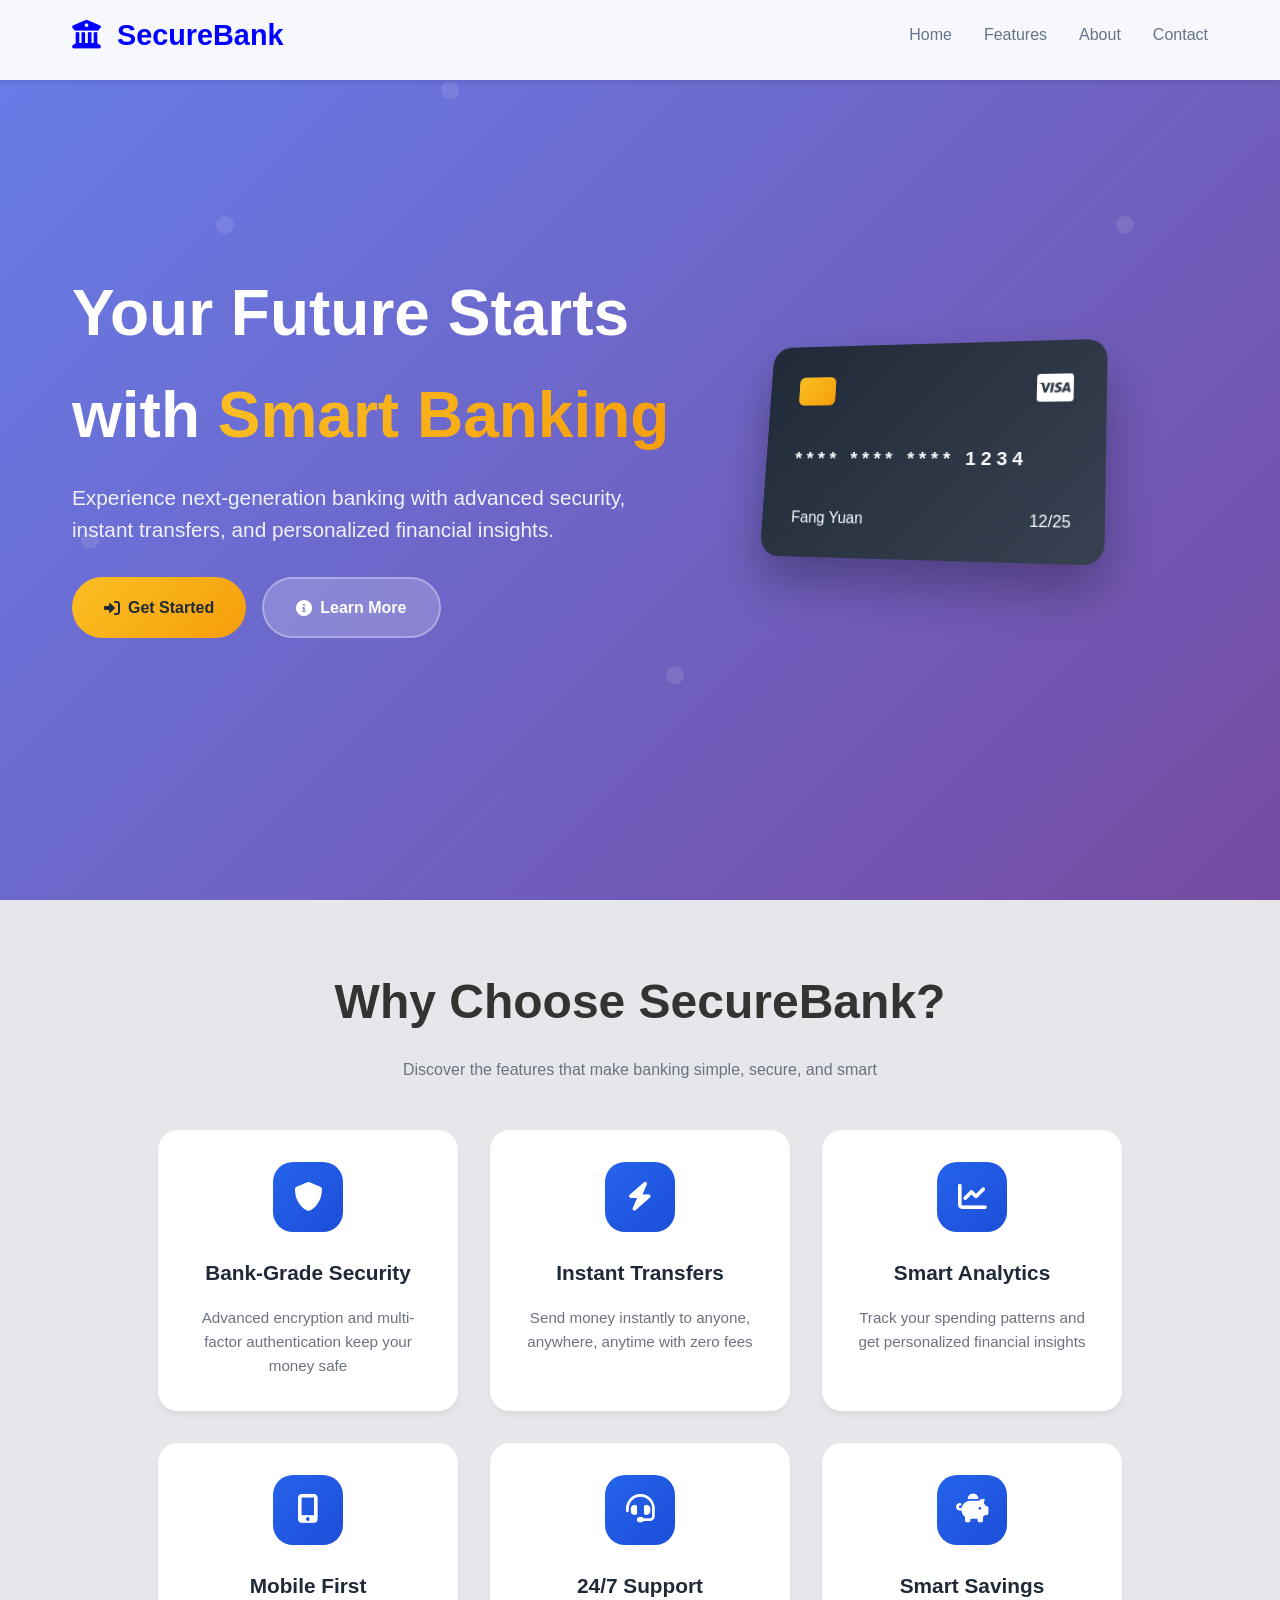
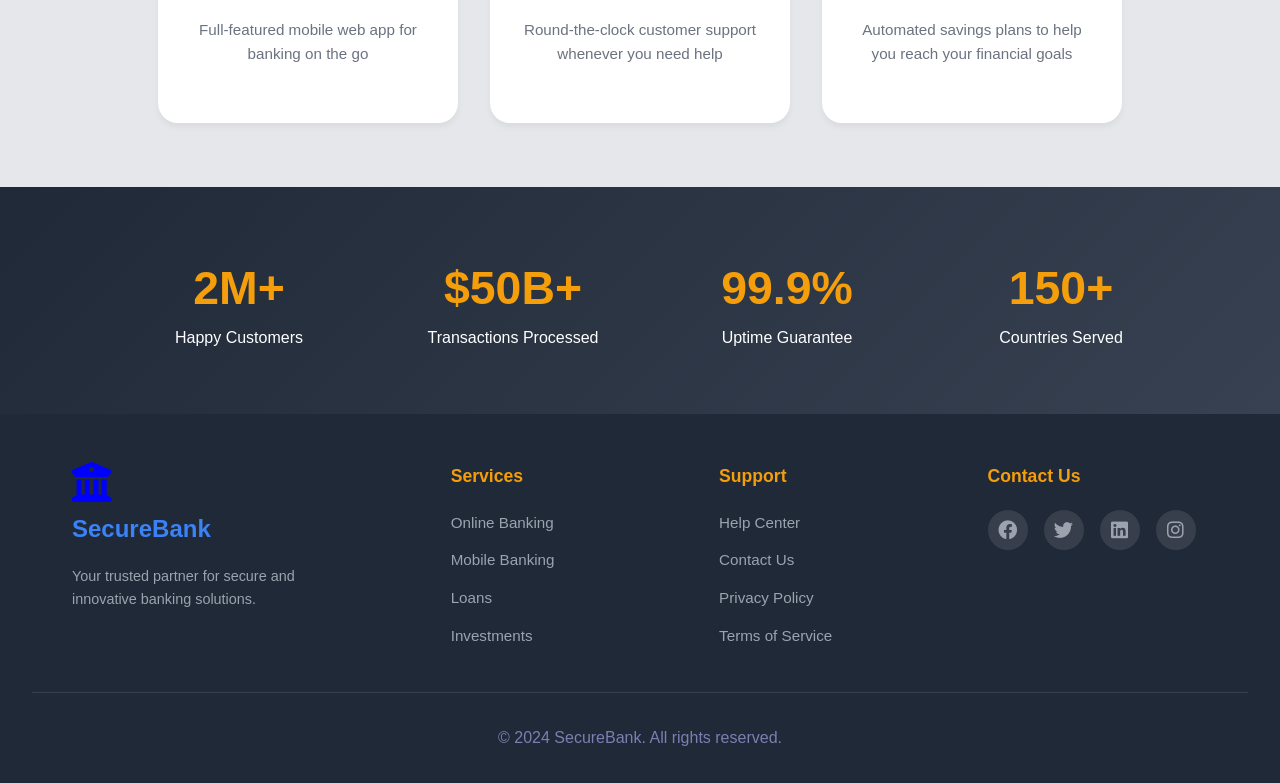
<file: index.html>
<!DOCTYPE html>
<html lang="en">
<head>
    <meta charset="UTF-8">
    <meta name="viewport" content="width=device-width, initial-scale=1.0">
    <link rel="stylesheet" href="css/styles.css">
    <meta name="author" content="Gaurab Aryal">
    <title>SecureBank</title>
    <link rel="icon" type="image/x-icon" href="favicon.ico">
    <link href="https://cdnjs.cloudflare.com/ajax/libs/font-awesome/6.0.0/css/all.min.css" rel="stylesheet">
</head>
<body>
  
    <nav class="navbar">
         <div class="nav-container">
             <div class="nav-brand">
                <i class="fas fa-university"></i>
                <span>SecureBank</span>
                </div>
            <div class="nav-menu" id="navilnks">
                <a href="#home" class="nav-link">Home</a>
                <a href="#features" class="nav-link">Features</a>
                <a href="#about" class="nav-link">About</a>
                <a href="#contact" class="nav-link">Contact</a>
            </div>
            <div class="hamburger">
                <span> </span>
                <span> </span>
                <span> </span>
            </div>
         </div>
    </nav>


     <section id="home" class="hero-section">
        <div class="hero-container">
            <div class="hero-content">
              <h1 class="hero-title">
                    Your Future Starts with 
                    <span class="gradient-text">Smart Banking</span>
                </h1>
                 <p class="hero-description">
                    Experience next-generation banking with advanced security, 
                    instant transfers, and personalized financial insights.
                </p>
                <div class="hero-button">
                    <a href="pages/login.html" class="btn btn-primary">
                         <i class="fas fa-sign-in-alt"></i>
                        Get Started
                    </a>
                    <a href="#features" class="btn btn-secondary">
                         <i class="fas fa-info-circle"></i>
                        Learn More
                    </a>
                </div>
            </div>
         <div class="hero-image">
                <div class="hero-card">
                    <div class="card-header">
                        <div class="card-chip"></div>
                        <i class="fab fa-cc-visa"></i>
                    </div>
                    <div class="card-number">**** **** **** 1234</div>
                    <div class="card-info">
                        <div class="card-holder">Fang Yuan</div>
                        <div class="card-expiry">12/25</div>
                    </div>
                </div>
            </div>
           
        </div>
    </section>

     <section id="features" class="features">
        <div class="features-container">
            <div class="features-header">
                <h2>Why Choose SecureBank?</h2>
                <p>Discover the features that make banking simple, secure, and smart</p>
            </div>
            <div class="features-grid">
                <div class="feature-card">
                    <div class="feature-icon">
                        <i class="fas fa-shield-alt"></i>
                    </div>
                    <h3>Bank-Grade Security</h3>
                    <p>Advanced encryption and multi-factor authentication keep your money safe</p>
                </div>
                <div class="feature-card">
                    <div class="feature-icon">
                        <i class="fas fa-bolt"></i>
                    </div>
                    <h3>Instant Transfers</h3>
                    <p>Send money instantly to anyone, anywhere, anytime with zero fees</p>
                </div>
                <div class="feature-card">
                    <div class="feature-icon">
                        <i class="fas fa-chart-line"></i>
                    </div>
                    <h3>Smart Analytics</h3>
                    <p>Track your spending patterns and get personalized financial insights</p>
                </div>
                <div class="feature-card">
                    <div class="feature-icon">
                        <i class="fas fa-mobile-alt"></i>
                    </div>
                    <h3>Mobile First</h3>
                    <p>Full-featured mobile web app for banking on the go</p>
                </div>
                <div class="feature-card">
                    <div class="feature-icon">
                        <i class="fas fa-headset"></i>
                    </div>
                    <h3>24/7 Support</h3>
                    <p>Round-the-clock customer support whenever you need help</p>
                </div>
                <div class="feature-card">
                    <div class="feature-icon">
                        <i class="fas fa-piggy-bank"></i>
                    </div>
                    <h3>Smart Savings</h3>
                    <p>Automated savings plans to help you reach your financial goals</p>
                </div>
            </div>
        </div>
    </section>

    <section id="about" class="about-section">
            <div class="about-grid">
                <div class="stat-item">
                    <div class="stat-number">2M+</div>
                    <div class="stat-label">Happy Customers</div>
                </div>
                <div class="stat-item">
                    <div class="stat-number">$50B+</div>
                    <div class="stat-label">Transactions Processed</div>
                </div>
                <div class="stat-item">
                    <div class="stat-number">99.9%</div>
                    <div class="stat-label">Uptime Guarantee</div>
                </div>
                <div class="stat-item">
                    <div class="stat-number">150+</div>
                    <div class="stat-label">Countries Served</div>
                </div>
            </div>
    </section>

    <footer class="footer" id="contact">
        <div class="footer-container">
            <div class="footer-content">
                <div class="footer-bank">
                    <i class="fas fa-university"></i>
                    <span>SecureBank</span>
<p>Your trusted partner for secure and innovative banking solutions.</p>                </div>
                <div class="footer-services">
                    <h4>Services</h4>
                    <ul>
                        <li><a href="#">Online Banking</a></li>
                        <li><a href="#">Mobile Banking</a></li>
                        <li><a href="#">Loans</a></li>
                        <li><a href="#">Investments</a></li>
                    </ul>
                </div>
                <div class="footer-support">
                    <h4>Support</h4>
                    <ul>
                        <li><a href="#">Help Center</a></li>
                        <li><a href="#">Contact Us</a></li>
                        <li><a href="#">Privacy Policy</a></li>
                        <li><a href="#">Terms of Service</a></li>
                    </ul>
                </div>
                <div class="footer-contact">
                    <h4>Contact Us</h4>
                    <div class="footer-items">
                         <a href="#"><i class="fab fa-facebook"></i></a>
                        <a href="#"><i class="fab fa-twitter"></i></a>
                        <a href="#"><i class="fab fa-linkedin"></i></a>
                        <a href="#"><i class="fab fa-instagram"></i></a>
                    </div>
            </div>
            </div>
        </div>
        <div class="footer-line"></div>
        <div class="footer-bottom">
                <p>&copy; 2024 SecureBank. All rights reserved.</p>
            </div>
    </footer>
<script src="js/main.js"></script>
</body>
</html>
</file>
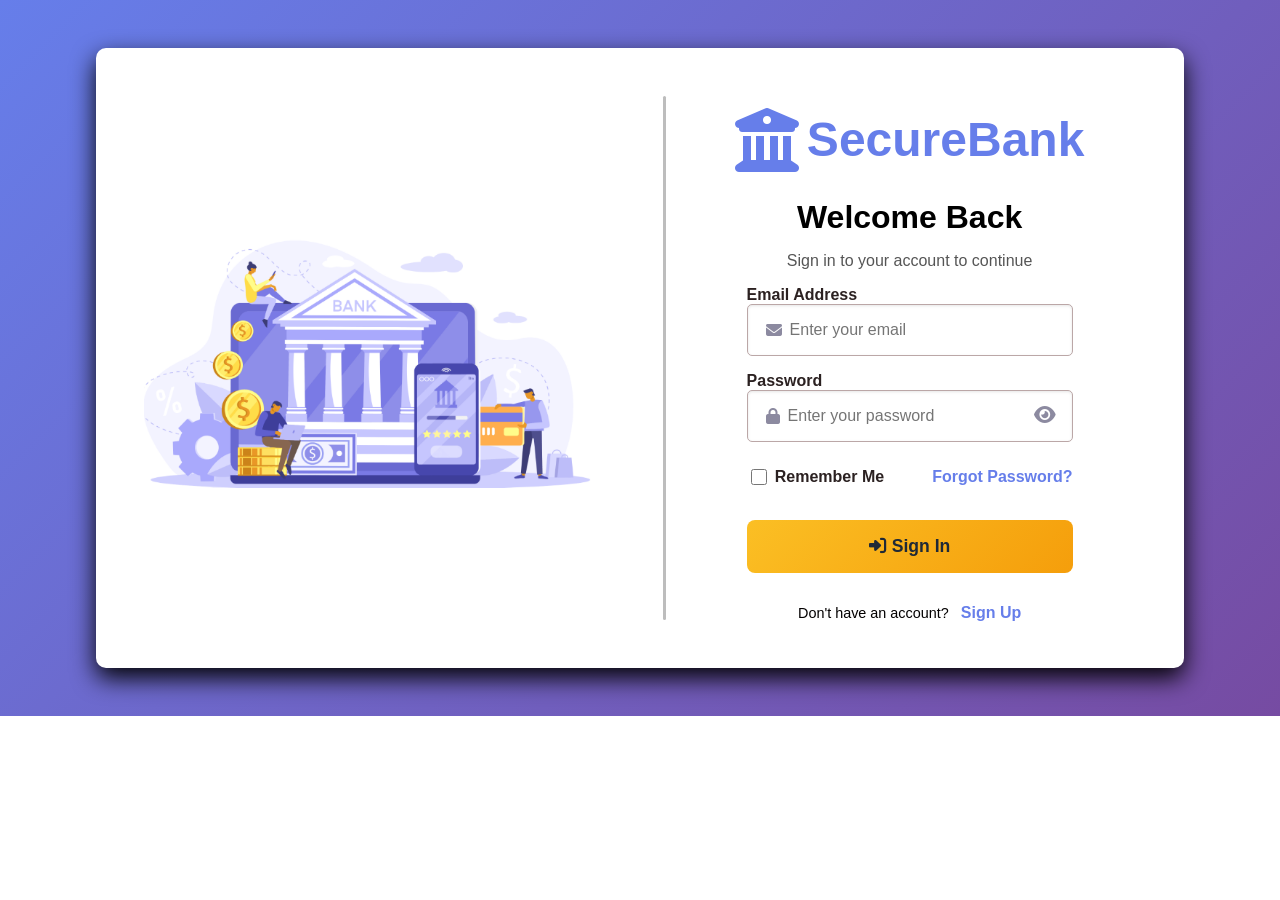
<file: pages/login.html>
<!DOCTYPE html>
<html lang="en">

<head>
    <meta charset="UTF-8">
    <meta name="viewport" content="width=device-width, initial-scale=1.0">
    <link rel="stylesheet" href="../css/login.css">
    <meta name="author" content="Gaurab Aryal">
    <title>SecureBank</title>
    <link rel="icon" type="image/x-icon" href="favicon.ico">
    <link rel="stylesheet" href="https://cdnjs.cloudflare.com/ajax/libs/font-awesome/6.5.0/css/all.min.css" />

</head>

<body>

    <div class="login-container">
        <div class="login-grid">
            <div class="login-image">
                <img src="../images/login-page.png" alt="Login Image" class="image">
            </div>
            <div class="login-border">
                <div class="login-border-inner"></div>
            </div>
            <div class="login-content">
                <div class="login-header">
                    <div class="login-brand">
                        <i class="fas fa-university"></i>
                        <h1> SecureBank</h1>
                    </div>
                    <h2>Welcome Back</h2>
                    <p>Sign in to your account to continue</p>
                </div>
                <form class="login-form" id="login-form" action="../php/auth.php" method="POST" name="login-form">
                    <div class="login-group">
                        <label for="email">Email Address</label>
                        <div class="login-input">
                            <i class="fas fa-envelope"></i>
                            <input type="email" id="email" name="email" placeholder="Enter your email" required>
                        </div>
                    </div>

                    <div class="login-group">
                        <label for="password">Password</label>
                        <div class="login-input">
                            <i class="fas fa-lock"></i>
                            <input type="password" id="password" name="password" placeholder="Enter your password"
                                required>
                            <button type="button" class="toggle-password">
                                <i class="fas fa-eye"></i>
                            </button>
                        </div>
                    </div>

                    <div class="login-option">
                        <div class="remember-me">
                            <input type="checkbox" id="remember-me" name="remember-me">
                            <label for="remember-me">Remember Me</label>
                        </div>
                        <a href="#" class="forgot-password">Forgot Password?</a>
                    </div>

                    <button type="submit" class="btn btn-login" name="login" id="default-table-create-user">
                        <i class="fas fa-sign-in-alt"></i>
                        Sign In
                    </button>
                </form>

                <div class="login-footer">
                    <p>Don't have an account?
                        <a href="../pages/signup.html">Sign Up
                        </a>
                    </p>
                </div>
            </div>
        </div>
    </div>

    <script src="../js/login.js"></script>
</body>

</html>
</file>
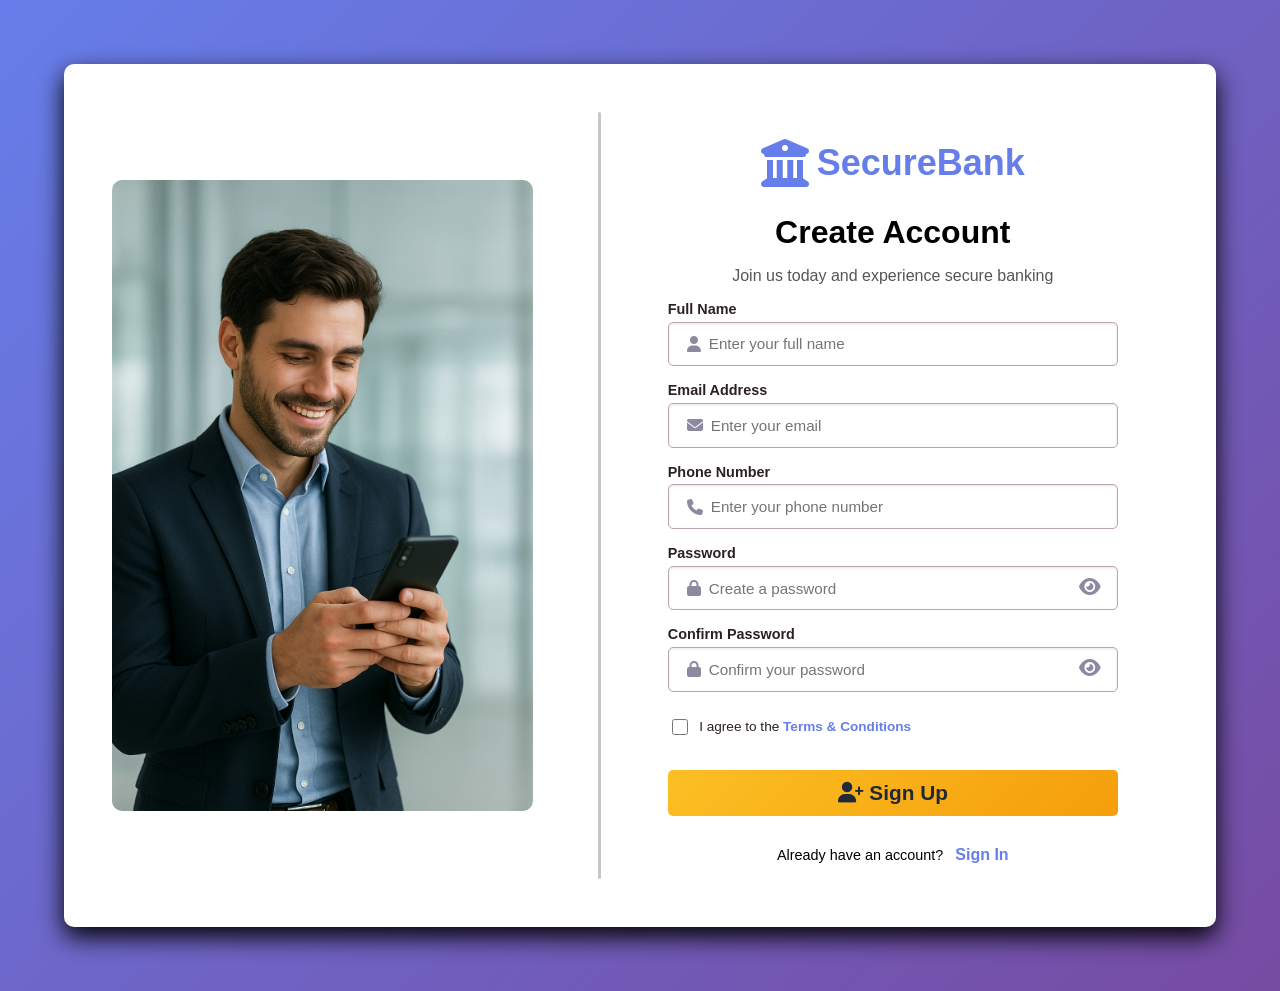
<file: pages/signup.html>
<!DOCTYPE html>
<html lang="en">

<head>
    <meta charset="UTF-8">
    <meta name="viewport" content="width=device-width, initial-scale=1.0">
    <link rel="stylesheet" href="../css/signup.css">
    <meta name="author" content="Gaurab Aryal">
    <title>SecureBank - Sign Up</title>
    <link rel="icon" type="image/x-icon" href="favicon.ico">
    <link rel="stylesheet" href="https://cdnjs.cloudflare.com/ajax/libs/font-awesome/6.5.0/css/all.min.css" />

</head>

<body>

    <section class="signup-container" id="signup-container">
        <div class="signup-grid">
            <div class="signup-image">
                <img src="../images/l.png" alt="Signup Image" class="image">
            </div>
            <div class="signup-border">
                <div class="signup-border-inner"></div>
            </div>
            <div class="signup-content">
                <div class="signup-header">
                    <div class="signup-brand">
                        <i class="fas fa-university"></i>
                        <h1> SecureBank</h1>
                    </div>
                    <h2>Create Account</h2>
                    <p>Join us today and experience secure banking</p>
                </div>
                <form class="signup-form" id="signup-form" action="../php/auth.php" method="POST">
                    <div class="signup-group">
                        <label for="fullname">Full Name</label>
                        <div class="signup-input">
                            <i class="fas fa-user"></i>
                            <input type="text" id="fullname" name="name" placeholder="Enter your full name" required>
                        </div>
                    </div>

                    <div class="signup-group">
                        <label for="email">Email Address</label>
                        <div class="signup-input">
                            <i class="fas fa-envelope"></i>
                            <input type="email" id="email" name="sign-email" placeholder="Enter your email" required>
                        </div>
                    </div>

                    <div class="signup-group">
                        <label for="phone">Phone Number</label>
                        <div class="signup-input">
                            <i class="fas fa-phone"></i>
                            <input type="tel" id="phone" name="number" placeholder="Enter your phone number" required>
                        </div>
                    </div>

                    <div class="signup-group">
                        <label for="password">Password</label>
                        <div class="signup-input">
                            <i class="fas fa-lock"></i>
                            <input type="password" id="password" name="login_password" placeholder="Create a password"
                                required>
                            <button type="button" class="toggle-password" data-target="password">
                                <i class="fas fa-eye"></i>
                            </button>
                        </div>
                    </div>

                    <div class="signup-group">
                        <label for="confirm-password">Confirm Password</label>
                        <div class="signup-input">
                            <i class="fas fa-lock"></i>
                            <input type="password" id="confirm-password" name="con-pass"
                                placeholder="Confirm your password" required>
                            <button type="button" class="toggle-password" data-target="confirm-password">
                                <i class="fas fa-eye"></i>
                            </button>
                        </div>
                    </div>

                    <div class="signup-option">
                        <div class="terms-agree">
                            <input type="checkbox" id="terms" name="terms" required>
                            <label for="terms">I agree to the <a href="#">Terms & Conditions</a></label>
                        </div>
                    </div>

                    <button type="submit" class="btn btn-signup" name="signup">
                        <i class="fas fa-user-plus"></i>
                        Sign Up
                    </button>
                </form>

                <div class="signup-footer">
                    <p>Already have an account?
                        <a href="../pages/login.html">Sign In
                        </a>
                    </p>
                </div>
            </div>
        </div>
    </section>

    <script src="../js/signup.js">

    </script>
</body>

</html>
</file>
<file: css/styles.css>
/* Reset and Base Styles */
:root{
    --primary-color: orange;
    --secondary-color: #284188;
    --background-color:  #1f263a;
    
    --text-color: #9599b4;
    --font-family: 'Inter', -apple-system, BlinkMacSystemFont, 'Segoe UI', Roboto, sans-serif;
}

* {
    margin: 0;
    padding: 0;
    box-sizing: border-box;
}

body {
    font-family: 'Inter', -apple-system, BlinkMacSystemFont, 'Segoe UI', Roboto, sans-serif;
    line-height: 1.6;
    color: #333;
    overflow-x: hidden;
}


/* Navigation */

.navbar {
    width: 100%;
    top: 0;
    position: fixed;
    background: rgba(255, 255, 255, 0.95);
    box-shadow: 0 2px 5px rgba(0, 0, 0, 0.1);
    z-index: 1000;
    height: 80px;
}

.nav-container{
    max-width: 1200px;
    width: 100%;
    padding: 0 2rem;
    margin: 0 auto;
    display: flex;
    justify-content: space-between;
    align-items: center;
    height: 70px;
}

.nav-brand{
    font-size: 1.5rem;
    font-weight: bold;
    color: blue;
    text-decoration: none;
    margin-right: 0.5rem;
    font-size: 1.8rem;
}

.fas.fa-university{
    color: blue;
    margin-right: 0.5rem;
}

.nav-menu {
    display: flex;
    align-items: center;
    gap: 2rem;
}

.nav-link {
    text-decoration: none;
    color: #64748b;
    font-weight: 500;
    transition: color 0.3s ease;
    position: relative;
}

.nav-link:hover {
    color: #1e40af;
}

.nav-link::after {
    content: '';
    position: absolute;
    bottom: -5px;
    left: 0;
    width: 0;
    height: 2px;
    background: #2563eb;
    transition: width 0.3s ease;
}

.nav-link:hover::after {
    width: 100%;
}

.hamburger {
    display: none;
    flex-direction: column;
    cursor: pointer;
    gap: 5px;
}

.hamburger span {
    width: 25px;
    height: 3px;
    background: #1e40af;
    border-radius: 3px;
    transition: all 0.3s ease;
}

.hamburger.active span:nth-child(1) {
    transform: rotate(45deg) translate(8px, 8px);
}

.hamburger.active span:nth-child(2) {
    opacity: 0;
}

.hamburger.active span:nth-child(3) {
    transform: rotate(-45deg) translate(7px, -7px);
}

/* HERO SECTION */
.hero-section {
    height: 100vh;
    background: linear-gradient(135deg, #667eea 0%, #764ba2 100%);
    display: flex;
    align-items: center;
    overflow: hidden;
    position: relative;
}

.hero-section::before {
    content: '';
    position: absolute;
    top: 0;
    left: 0;
    right: 0;
    bottom: 0;
    background: url('data:image/svg+xml,<svg xmlns="http://www.w3.org/2000/svg" viewBox="0 0 100 100"><defs><pattern id="grain" width="100" height="100" patternUnits="userSpaceOnUse"><circle cx="25" cy="25" r="1" fill="white" opacity="0.1"/><circle cx="75" cy="75" r="1" fill="white" opacity="0.1"/><circle cx="50" cy="10" r="1" fill="white" opacity="0.1"/><circle cx="10" cy="60" r="1" fill="white" opacity="0.1"/><circle cx="90" cy="40" r="1" fill="white" opacity="0.1"/></pattern></defs><rect width="100" height="100" fill="url(%23grain)"/></svg>');
    pointer-events: none;
}

.hero-container {
    max-width: 1200px;
    width: 100%;
    margin: 0 auto;
    padding: 0 2rem;
    gap: 2rem;
    display: flex;
    align-items: center;
    position: relative;
    z-index: 1;
}

.hero-content {
    color: white;
    max-width: 600px;
}

.hero-title {
    font-size: 4rem;
    font-weight: bold;
    margin-bottom: 1rem;
}

.gradient-text {
    background: linear-gradient(135deg, #fbbf24, #f59e0b);
    -webkit-background-clip: text;
    -webkit-text-fill-color: transparent;
    background-clip: text;
}

.hero-description {
    font-size: 1.3rem;
    line-height: 1.5;
    color: rgba(255, 255, 255, 0.9);

}

.hero-button {
    padding-top: 2rem;
    display: flex;
    gap: 1rem;
    flex-wrap: wrap;
}

.btn {
    display: inline-flex;
    align-items: center;
    gap: 0.5rem;
    padding: 1rem 2rem;
    border-radius: 50px;
    text-decoration: none;
    font-weight: 600;
    transition: all 0.3s ease;
    border: none;
    cursor: pointer;
    font-size: 1rem;
}

.btn:focus {
    outline: 2px solid #f59e0b;
    outline-offset: 2px;
}


.btn-primary {
     background: linear-gradient(135deg, #fbbf24, #f59e0b);
    color: #1f2937;

}

.btn-primary:hover {
     transform: translateY(-3px);
    box-shadow: 0 15px 35px rgba(251, 191, 36, 0.4);
}

.btn-secondary {
    background: rgba(255, 255, 255, 0.2);
    color: #ffffff;
    border: 2px solid rgba(255, 255, 255, 0.3);
}

.btn-secondary:hover {
    background: rgba(255, 255, 255, 0.3);
    border-color: rgba(255, 255, 255, 0.6);
    transform: translateY(-3px);
    box-shadow: 0 15px 35px rgba(255, 255, 255, 0.2);
}

.hero-image {
    display: flex;
    justify-content: center;
    align-items: center;
}

.hero-card {
    margin-left: 50px;
    width: 350px;
    height: 220px;
    background: linear-gradient(135deg, #1f2937, #374151);
    border-radius: 20px;
    padding: 2rem;
    color: white;
    position: relative;
    box-shadow: 0 25px 50px rgba(0, 0, 0, 0.3);
    transition: transform 0.3s ease;
    transform: perspective(1000px) rotateY(-15deg) rotateX(10deg);
}

.hero-card:hover {
    transform: perspective(1000px) rotateY(-10deg) rotateX(5deg);
}

.card-header {
    display: flex;
    justify-content: space-between;
    align-items: center;
}

.card-chip {
      width: 40px;
    height: 30px;
    background: linear-gradient(135deg, #fbbf24, #f59e0b);
    border-radius: 6px;
}

.card-header i{
    font-size: 2rem;
}

.card-number {
    font-size: 1.2rem;
    font-weight: bold;
    color: white;
    letter-spacing: 5px;
    margin: 0 auto;
    margin-top: 2.5rem;
    text-decoration: dashed;
}

.card-info {
    display: flex;
    justify-content: space-between;
    align-items: center;
    margin: 2rem 0 0 0;
}

.features {
    background-color: #e5e7eb;
    padding: 4rem 0;
}

.features-container {
    max-width: 1200px;
    width: 100%;
    margin: 0 auto;
    padding: 0 2rem;
    text-align: center;
}

.features-header h2 {
    font-size: 3rem;
    margin-bottom: 1rem;
}

.features-header p {
    font-size: 1rem;
    color: #6b7280;
    margin-bottom: 3rem;
}

.features-grid {
    display: flex;
    gap: 2rem;
    justify-content: center;
    flex-wrap: wrap;
}

.feature-card {
    width: 300px;
    background: white;
    border-radius: 20px;
    padding: 2rem;
    min-height: 280px;
    transition: all 0.3s ease;
    box-shadow: 0 4px 6px rgba(0, 0, 0, 0.05);
}

.feature-card:hover {
    box-shadow: 0 20px 40px rgba(102, 126, 234, 0.15);
    transform: translateY(-10px);
}

.feature-icon  {
    display: flex;
    margin: 0 auto 1.5rem auto;
    border-radius: 20px;
    color: #ffffff;
    width: 70px;
    height: 70px;
    font-size: 1.8rem;
    background: linear-gradient(135deg, #2563eb, #1d4ed8);
    justify-content: center;
    align-items: center;
    transition: all 0.3s ease;
}

.feature-card:hover .feature-icon {
    transform: scale(1.1) rotateY(10deg);
    box-shadow: 0 10px 25px rgba(37, 99, 235, 0.3);
}

.feature-card h3 {
    font-size: 1.3rem;
    margin: 0 0 1rem 0;
    font-weight: 700;
    color: #1f2937;
    text-align: center;
}

.feature-card p {
    font-size: 0.95rem;
    color: #6b7280;
    line-height: 1.6;
    text-align: center;
    margin: 0;
}

.about-section {
    background: linear-gradient(135deg, #1f2937, #374151);
    color: white;
}

.about-grid {
    max-width: 1200px;
    width: 100%;
    display: flex;
    justify-content: center;
    flex-wrap: wrap;
    margin: 0 auto;
    padding: 2rem;
}

.stat-item {
    width: 210px;
    text-align: center;
    margin: 2rem;
   
}

.stat-number {
    font-size: 2.9rem;
    font-weight: bold;
    margin-left: 20px;
    color:#f59e0b;
}

.stat-label {
    font-size: 1rem;
    margin-left: 20px;
    font-weight: 500;
}


  /* FOOTER SECTION */
.footer {
    background: #1f2937;
}

.footer-container {
    max-width: 1200px;
    width: 100%;
    margin: 0 auto;
    padding: 0 2rem;
}

.footer-content {
    width: 100%;
    gap: 3rem;
    padding: 3rem 0 2rem 0;
    display: grid;
    grid-template-columns: 1.5fr 1fr 1fr 1fr;
    align-items: start;
}

.footer-bank {
    display: flex;
    flex-direction: column;
    align-items: flex-start;
}

.footer-bank i {
    font-size: 2.5rem;
    color: #3b82f6;
    margin-bottom: 0.5rem;
}

.footer-bank span {
    color: #3b82f6;
    font-weight: bold;
    font-size: 1.5rem;
    margin-bottom: 1rem;
}

.footer-bank p {
    color: #9ca3af;
    font-size: 0.9rem;
    line-height: 1.6;
    margin: 0;
    max-width: 280px;
}

.footer-services,
.footer-support {
    display: flex;
    flex-direction: column;
}

.footer-services h4,
.footer-support h4,
.footer-contact h4 {
    font-size: 1.1rem;
    margin-bottom: 1.2rem;
    font-weight: 600;
    color: #f59e0b;
}

.footer-services ul,
.footer-support ul {
    list-style: none;
    padding: 0;
    margin: 0;
}

.footer-services ul li,
.footer-support ul li {
    margin-bottom: 0.75rem;
}

.footer-services ul li a,
.footer-support ul li a {
    color: #9ca3af;
    text-decoration: none;
    font-size: 0.95rem;
    transition: color 0.3s ease;
}

.footer-services ul li a:hover,
.footer-support ul li a:hover {
    color: #ffffff;
}

.footer-contact {
    display: flex;
    flex-direction: column;
}

.footer-items {
    display: flex;
    gap: 1rem;
}

.footer-items a {
    width: 40px;
    height: 40px;
    border-radius: 50%;
    background: rgba(255, 255, 255, 0.1);
    display: flex;
    align-items: center;
    justify-content: center;
    transition: all 0.3s ease;
    text-decoration: none;
}

.footer-items a:hover {
    background: rgba(255, 255, 255, 0.2);
    transform: translateY(-3px);
}

.footer-items a i {
    font-size: 1.2rem;
    color: #9ca3af;
    margin: 0;
    padding: 0;
    transition: color 0.3s ease;
}

.footer-items a:hover i {
    color: #ffffff;
}

.footer-line {
    border-top: 1px solid rgba(255, 255, 255, 0.1);
    margin: 0 2rem;
}

.footer-bottom {
    text-align: center;
    padding: 2rem;
    color: rgb(124, 127, 177);
}

/* RESPONSIVE DESIGN */
@media (max-width: 968px) {
    .hamburger {
        display: flex;
    }

    .nav-menu {
        position: fixed;
        left: -100%;
        top: 80px;
        flex-direction: column;
        background: rgba(255, 255, 255, 0.98);
        width: 100%;
        text-align: center;
        transition: left 0.3s ease;
        box-shadow: 0 10px 27px rgba(0, 0, 0, 0.05);
        padding: 2rem 0;
    }

    .nav-menu.active {
        left: 0;
    }

    .nav-link::after {
        display: none;
    }

    .hero-section {
        height: auto;
        padding: 120px 0 60px;
    }

    .hero-container {
        flex-direction: column;
        text-align: center;
    }

    .hero-title {
        font-size: 2.5rem;
    }

    .hero-description {
        font-size: 1.1rem;
    }

    .hero-button {
        justify-content: center;
    }

    .hero-card {
        margin-left: 0;
        transform: perspective(1000px) rotateY(0deg) rotateX(0deg);
    }

    .hero-card:hover {
        transform: perspective(1000px) rotateY(0deg) rotateX(0deg) scale(1.05);
    }

    .features-header h2 {
        font-size: 2rem;
    }

    .feature-card {
        width: 100%;
        max-width: 350px;
    }

    .stat-item {
        width: 45%;
        margin: 1rem;
    }

    .stat-number {
        margin-left: 0;
    }

    .stat-label {
        margin-left: 0;
    }

    .footer-content {
        grid-template-columns: 1fr;
        gap: 2rem;
    }

    .footer-bank {
        align-items: flex-start;
        width: 100%;
    }

    .footer-services, .footer-support, .footer-contact {
        width: 100%;
    }

    .footer-bank p {
        max-width: 100%;
    }
}

@media (max-width: 480px) {
    .hero-title {
        font-size: 2rem;
    }

    .hero-description {
        font-size: 1rem;
    }

    .btn {
        padding: 0.8rem 1.5rem;
        font-size: 0.9rem;
    }

    .hero-card {
        width: 100%;
        max-width: 320px;
    }

    .features-header h2 {
        font-size: 1.8rem;
    }

    .stat-item {
        width: 100%;
    }

    .stat-number {
        font-size: 2.5rem;
    }
}
</file>
<file: css/login.css>
html, body {
    margin: 0;
    padding: 0;
    height: 90%;
    font-family: 'Segoe UI', Tahoma, Geneva, Verdana, sans-serif;
}

.login-container {
    background: linear-gradient(135deg, #667eea 0%, #764ba2 100%);
    display: flex;
    justify-content: center;
    align-items: center;
    position: relative;
    margin: 0 auto;
}

.login-grid {
    margin: 3rem;
    width: 80%;
    background: white;
    padding: 2rem;
    border-radius: 10px;
    box-shadow: 0 10px 25px rgba(0, 0, 0, 0.986);
    display: flex;
    flex-direction: row;
}

.login-image {
  width: 50%;
  display: flex;
  justify-content: center;
  align-items: center;
  padding: 1rem;
  box-sizing: border-box;
  
}

.login-image img {
  width: 100%;
  height: auto;
  object-fit: contain;
  border-radius: 10px;
}

.login-border {
    display: flex;
    justify-content: center;
    align-items: center;
    align-self: stretch;
    width: 5px;
    padding: 1rem 0;
        margin-left: 3rem;

}

.login-border-inner {
    width: 3px;
    height: 100%;
    font-weight: bold;
    background: rgb(189, 189, 189);
    border-radius: 5px;
}

.login-content {
    width: 50%;
    display: flex;
    flex-direction: column;
    justify-content: center;
    align-items: center;

}

.login-header {
    text-align: center;
    color: #667eea;
}

.login-header h2 {
    margin: 0;
    font-size: 2rem;
    color: black;
}

.login-header p {
    font-size: 1rem;
    color: #555;
}

.login-brand  {
    display: flex;
    flex-direction: row;
    font-weight: bold;
    font-size: 1.5rem;
    align-items: center;
    color: #667eea;

}

.login-brand h1{
    margin-left: 0.5rem;
    color: #667eea;
}

.login-brand i {
    color: #667eea;
    font-size: 4rem;
}

.login-form  {
    display: flex;
    flex-direction: column;
    gap: 1rem;
}

.login-form label {
    font-weight: 600;
    color: rgb(43, 33, 33);
}

.login-group button {
  border: none;
  background: transparent;
  cursor: pointer;
  font-size: 1.2rem;
  color: #8c8aa0;
  transition: color 0.2s ease;
  padding: 0 0.5rem;
}

.login-input {
  display: flex;               /* ✅ Align icon + input horizontally */
  align-items: center;         /* ✅ Vertically center both */
  border: 1px solid #bba7a7;
  border-radius: 5px;
  padding: 0 0.5rem;
  box-shadow: inset 0 1px 3px rgba(0,0,0,0.1);
  transition: border 0.2s ease;
}

.login-input input {
  flex: 1;                     /* ✅ Take all remaining width */
  border: none;                /* Remove double border */
  outline: none;               /* Clean focus style */
  padding: 1rem 0.5rem;
  font-size: 1rem;
  color: #160b22;
  background: transparent;

}



.login-input:hover {
    border: 1px solid blue;
}

.login-input i {
    color: #8c8aa0;
    background-position: 10px;
    padding-left: 10px;
    background-repeat: no-repeat;
}

/* Add validation styles */
.login-input.error {
    border-color: #dc2626;
}

.login-input.success {
    border-color: #16a34a;
}

.error-message {
    color: #dc2626;
    font-size: 0.875rem;
    margin-top: 0.25rem;
}

.login-option {
    display: flex;
    align-items: center;
    flex-direction: row;
    margin-top: 0.5rem;
    gap: 3rem;
}

.login-option label {
    font-size: 1rem;
    flex-wrap: wrap;
    padding-left: 5px;
}

.remember-me {
    display: flex;
    justify-content: space-between;
    align-items: center;
    font-size: 0.9rem;
    color: #555;
}

.remember-me input {
    background: transparent;
    margin-right: 0.2rem;
    width: 1rem;
    height: 1rem;
    cursor: pointer;
    border: 1px solid #9b9595;
}

.forgot-password {
    font-size: 1rem;
    font-weight: bold;
    color: #667eea;
    text-decoration: none;
    transition: all 0.3s ease;
}

.forgot-password:hover {
    color: #764ba2;
    transform: translateX(3px);
}

.btn {
    cursor: pointer;
    font-size: 1.5rem;
    color: rgb(35, 35, 187);
    padding: 0.7rem;
    border-radius: 5px;
  transition: transform 0.2s ease;
}

.btn:focus {
    outline: 2px solid #f59e0b; /* Match main site focus */
    outline-offset: 2px;
}

.btn-login {
    background: linear-gradient(135deg, #fbbf24, #f59e0b);
    color: #1f2937;
    border: none;
    margin-top: 1rem;
    width: 100%;
    padding: 1rem;
    font-size: 1.1rem;
    font-weight: 600;
    border-radius: 8px;
    transition: all 0.3s ease;
}

.btn-login:hover {
    transform: translateY(-3px);
    box-shadow: 0 15px 35px rgba(251, 191, 36, 0.4);
}

.login-footer {
    display: flex;
    align-items: center;
    flex-direction: column;
    margin-top: 1rem;
}

.login-footer p {
    font-size: 0.9rem;
    color: #030101;
}

.login-footer a {
    color: #667eea;
    font-weight: bold;
    text-decoration: none;
    cursor: pointer;
    font-size: 1rem;
    margin-left: 0.5rem;
    transition: color 0.3s ease;
}

.login-footer a:hover {
    color: #764ba2;
}
</file>
<file: css/signup.css>
html, body {
    margin: 0;
    padding: 0;
    height: 100%;
    font-family: 'Segoe UI', Tahoma, Geneva, Verdana, sans-serif;
}

.signup-container {
    background: linear-gradient(135deg, #667eea 0%, #764ba2 100%);
    min-height: 100%;
    display: flex;
    justify-content: center;
    align-items: center;
    position: relative;
    padding: 2rem 0;
}

.signup-grid {
    margin: 2rem;
    width: 85%;
    max-width: 1100px;
    background: white;
    padding: 2rem;
    border-radius: 10px;
    box-shadow: 0 10px 25px rgba(0, 0, 0, 0.986);
    display: flex;
    flex-direction: row;
}

.signup-image {

  width: 45%;
  display: flex;
  justify-content: center;
  flex-direction: column;
  align-items: center;
  padding: 1rem;
  box-sizing: border-box;

}

.signup-image img {
  width: 100%;
  height: auto;
  object-fit: contain;
  border-radius: 10px;
}

.signup-border {
    display: flex;
    justify-content: center;
    align-items: center;
    align-self: stretch;
    width: 5px;
    padding: 1rem 0;
    margin-left: 3rem;
}

.signup-border-inner {
    width: 3px;
    height: 100%;
    background: rgb(199, 199, 199);
    border-radius: 5px;
}

.signup-content {
    width: 55%;
    display: flex;
    flex-direction: column;
    justify-content: center;
    align-items: center;
    padding: 1rem;
}

.signup-header {
    text-align: center;
    color: #667eea;
}

.signup-header h2 {
    margin: 0;
    font-size: 2rem;
    color: black;
}

.signup-header p {
    font-size: 1rem;
    color: #555;
}

.signup-brand  {
    display: flex;
    flex-direction: row;
    font-weight: bold;
    font-size: 1.5rem;
    align-items: center;
    justify-content: center;
}

.signup-brand h1{
    margin-left: 0.5rem;
    color: #667eea;
}

.signup-brand i {
    color: #667eea;
    font-size: 3rem;
}

.signup-form  {
    display: flex;
    flex-direction: column;
    gap: 1rem;
    width: 100%;
    max-width: 450px;
}

.signup-form label {
    font-weight: 600;
    color: rgb(43, 33, 33);
    font-size: 0.9rem;
}

.signup-group {
    display: flex;
    flex-direction: column;
    gap: 0.3rem;
}

.signup-group button {
  border: none;
  background: transparent;
  cursor: pointer;
  font-size: 1.2rem;
  color: #8c8aa0;
  transition: color 0.2s ease;
  padding: 0 0.5rem;
}

.signup-input {
  display: flex;
  align-items: center;
  border: 1px solid #bba7a7;
  border-radius: 5px;
  padding: 0 0.5rem;
  box-shadow: inset 0 1px 3px rgba(0,0,0,0.1);
  transition: border 0.2s ease;
}

.signup-input input {
  flex: 1;
  border: none;
  outline: none;
  padding: 0.8rem 0.5rem;
  font-size: 0.95rem;
  color: #160b22;
  background: transparent;

}

.signup-input:hover {
    border: 1px solid blue;
}

.signup-input i {
    color: #8c8aa0;
    background-position: 10px;
    padding-left: 10px;
    background-repeat: no-repeat;
}

.signup-option {
    display: flex;
    align-items: center;
    flex-direction: row;
    margin-top: 0.5rem;
}

.signup-option label {
    font-size: 0.85rem;
    flex-wrap: wrap;
    padding-left: 5px;
    font-weight: normal;
}

.signup-option a {
    color: #667eea;
    text-decoration: none;
    font-weight: 600;
    transition: color 0.3s ease;
}

.signup-option a:hover {
    color: #764ba2;
    text-decoration: underline;
}

.terms-agree {
    display: flex;
    justify-content: flex-start;
    align-items: center;
    font-size: 0.9rem;
    color: #555;
}

.terms-agree input {
    background: transparent;
    margin-right: 0.4rem;
    width: 1rem;
    height: 1rem;
    cursor: pointer;
    border: 1px solid #9b9595;
}

.btn {
    cursor: pointer;
    font-size: 1.3rem;
    color: rgb(35, 35, 187);
    padding: 0.7rem;
    border-radius: 5px;
  transition: transform 0.2s ease;
}

.btn:hover {
    transform: translateY(-3px);
    box-shadow: 0 15px 35px rgba(251, 191, 36, 0.4);
}

.btn-signup {
    background: linear-gradient(135deg, #fbbf24, #f59e0b);
    color: #1f2937;
    border: none;
    margin-top: 1rem;
    font-weight: 600;
}

.signup-footer {
    display: flex;
    align-items: center;
    flex-direction: column;
    margin-top: 1rem;
}

.signup-footer p {
    font-size: 0.9rem;
    color: #030101;
}

.signup-footer a {
    color: #667eea;
    font-weight: bold;
    text-decoration: none;
    cursor: pointer;
    font-size: 1rem;
    margin-left: 0.5rem;
    transition: color 0.3s ease;
}

.signup-footer a:hover {
    color: #764ba2;
}

@media (max-width: 968px) {
    .signup-grid {
        flex-direction: column;
        width: 90%;
    }

    .signup-image {
        width: 100%;
        margin-bottom: 1rem;
    }

    .signup-content {
        width: 100%;
    }

    .signup-brand i {
        font-size: 2.5rem;
    }

    .signup-header h2 {
        font-size: 1.5rem;
    }
}

@media (max-width: 480px) {
    .signup-grid {
        padding: 1.5rem;
        margin: 1rem;
    }

    .signup-form {
        gap: 0.8rem;
    }

    .signup-header h2 {
        font-size: 1.3rem;
    }

    .btn {
        font-size: 1.1rem;
    }
}
</file>
